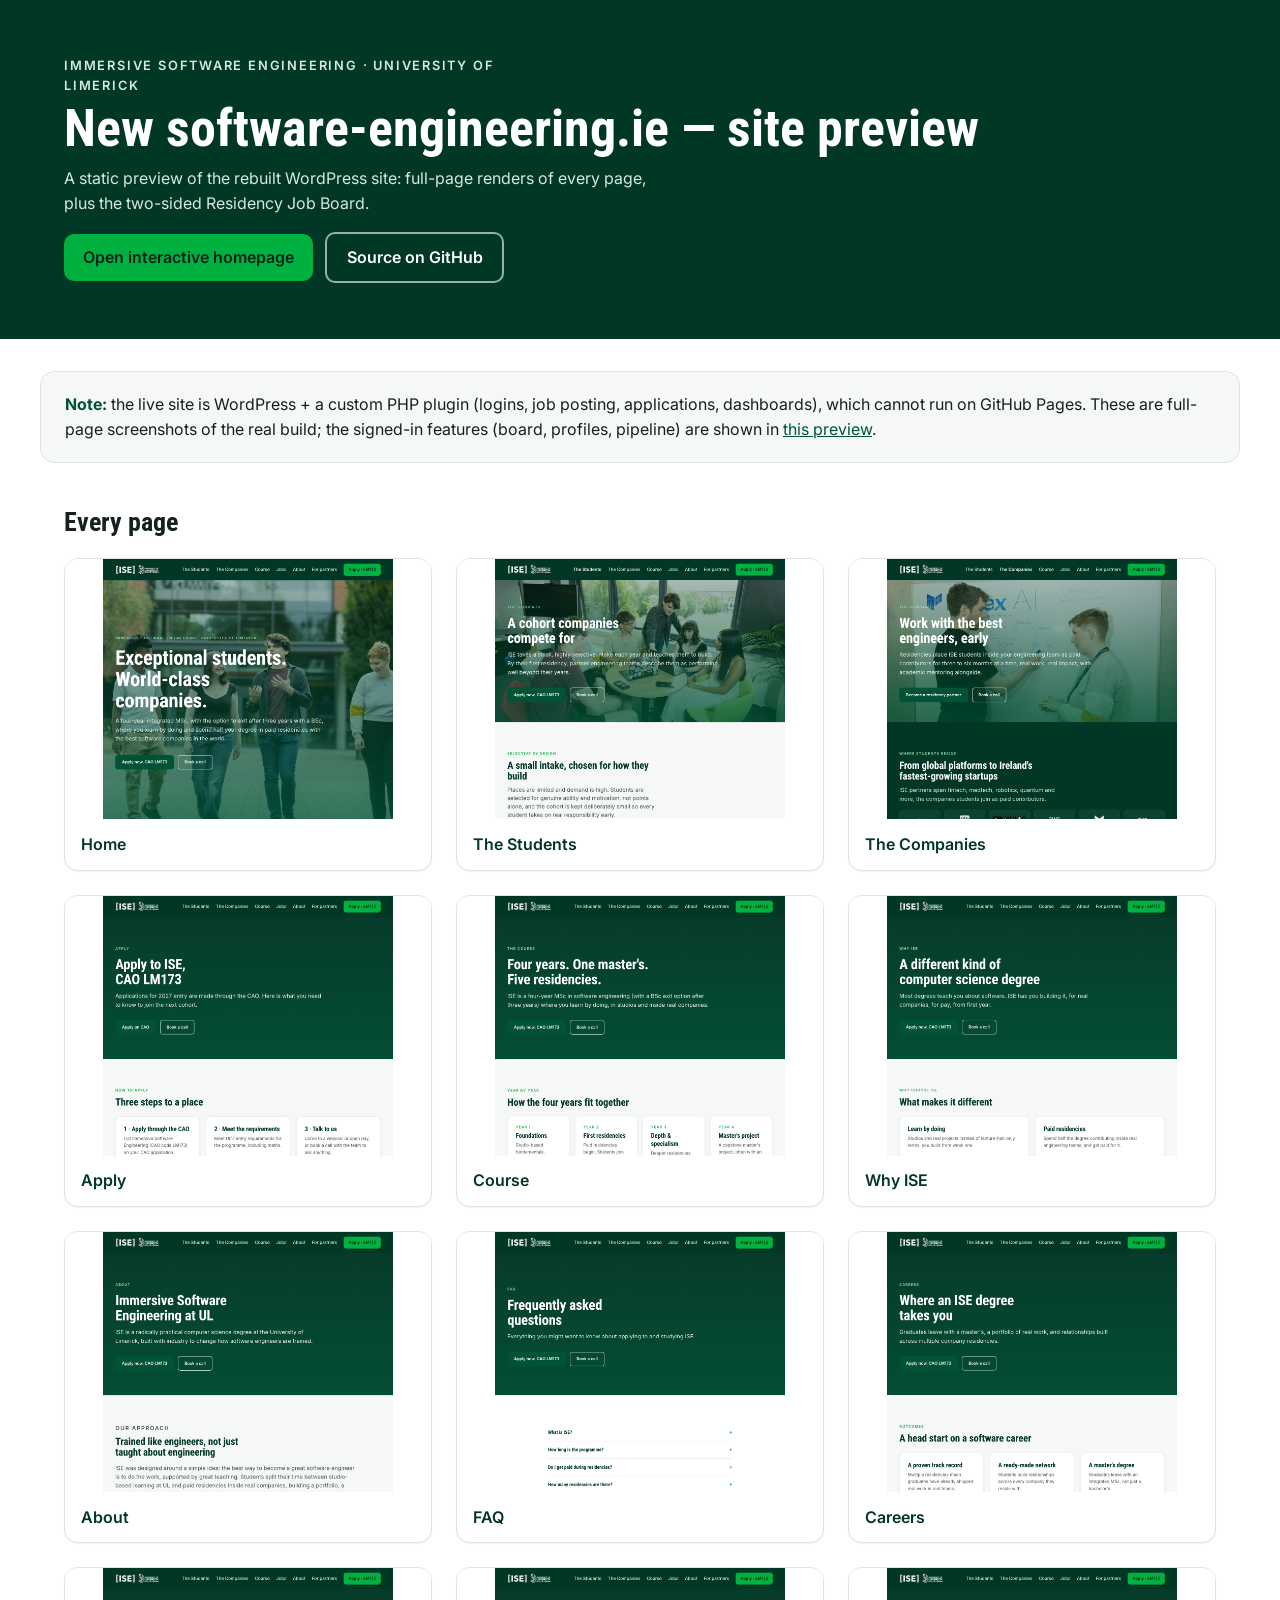
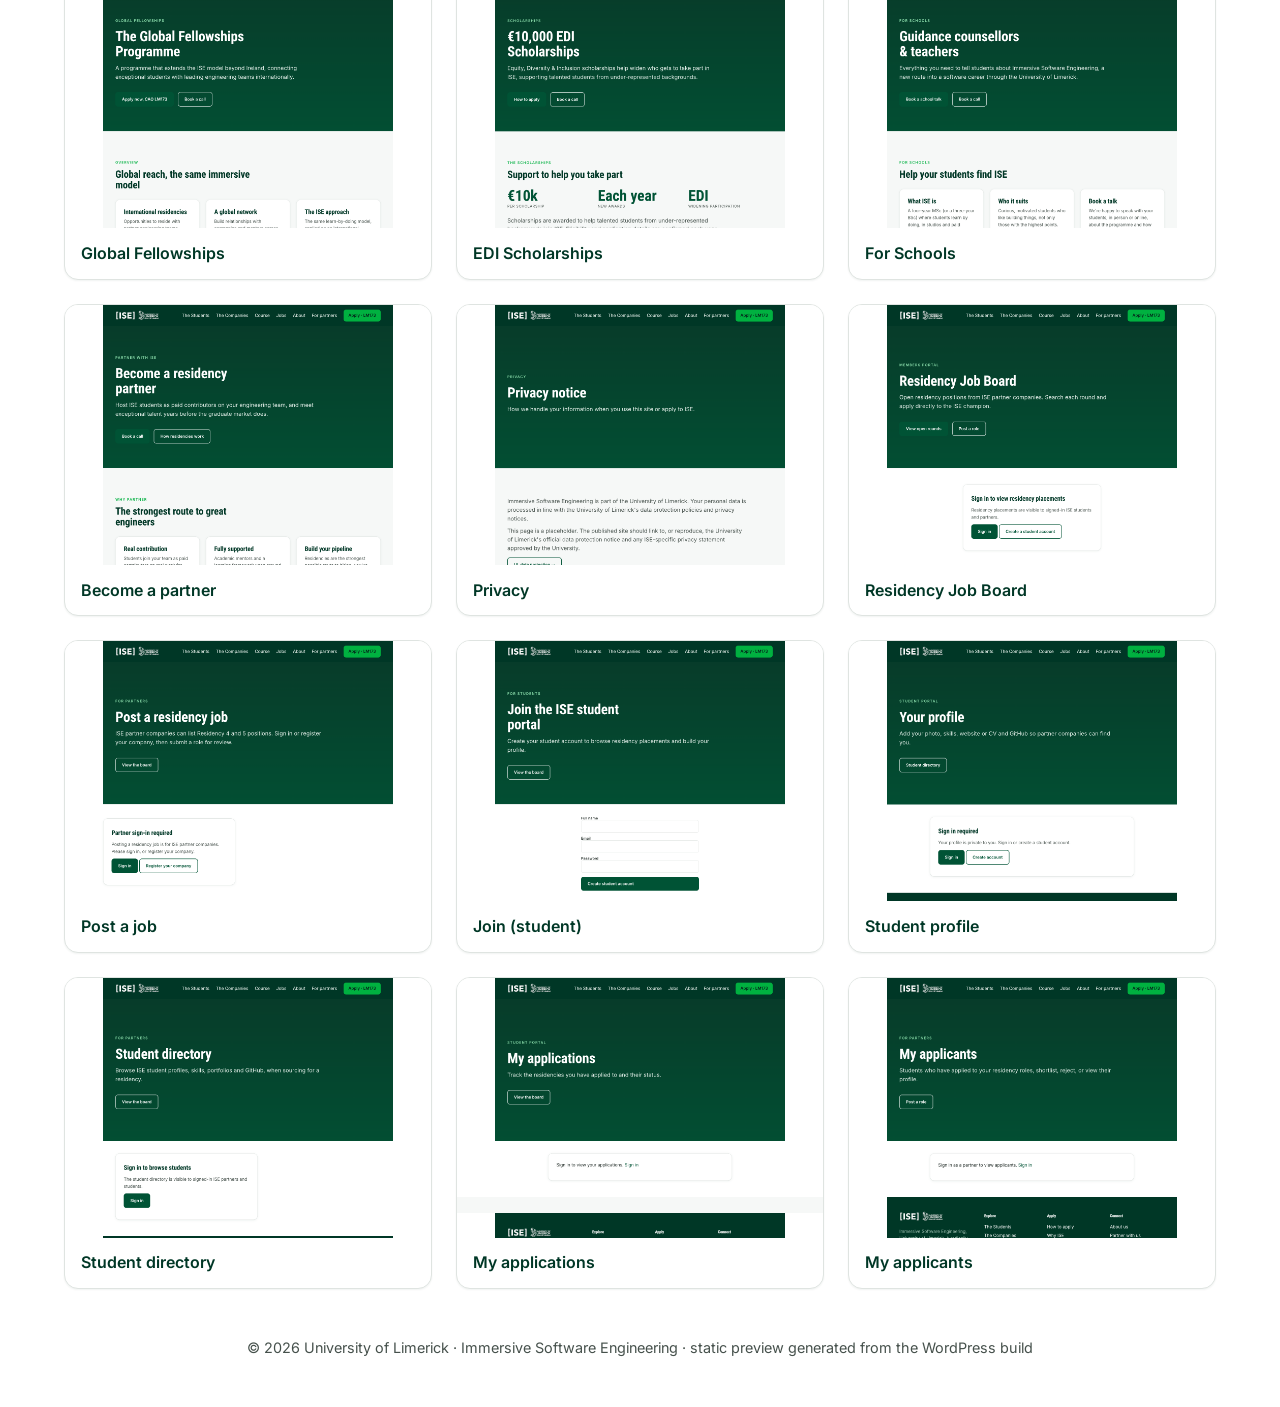
<file: index.html>
<!doctype html><html lang="en"><head><meta charset="utf-8"><meta name="viewport" content="width=device-width,initial-scale=1">
<title>Immersive Software Engineering — site preview</title>
<link rel="preconnect" href="https://fonts.googleapis.com"><link rel="preconnect" href="https://fonts.gstatic.com" crossorigin>
<link href="https://fonts.googleapis.com/css2?family=Inter:wght@400;500;600;700&family=Roboto+Condensed:wght@400;700&display=swap" rel="stylesheet">
<style>
:root{--green:#005335;--modern:#00B140;--heritage:#003726;--ink:#16211c;--ink70:#46514c;--line:#dfe4e1;--paper:#f6f8f7}
*{box-sizing:border-box}body{margin:0;font-family:Inter,system-ui,sans-serif;color:var(--ink);background:#fff;line-height:1.55}
.hero{background:var(--heritage);color:#fff;padding:3.5rem 1.5rem}
.wrap{max-width:1200px;margin:0 auto;padding:0 1.5rem}
.eyebrow{text-transform:uppercase;letter-spacing:.14em;font-weight:600;font-size:.8rem;color:#8fe3b0}
h1{font-family:'Roboto Condensed',sans-serif;font-size:clamp(2rem,5vw,3.25rem);margin:.4rem 0 .6rem;line-height:1.05}
.hero p{color:#d7e8df;max-width:60ch;margin:0}
.note{background:var(--paper);border:1px solid var(--line);border-radius:14px;padding:1.25rem 1.5rem;margin:2rem auto;max-width:1200px}
.note b{color:var(--green)}
.btn{display:inline-block;background:var(--modern);color:#04231a;font-weight:600;text-decoration:none;padding:.7rem 1.2rem;border-radius:10px;margin-top:1rem}
.btn.ghost{background:transparent;color:#fff;border:2px solid rgba(255,255,255,.6);margin-left:.5rem}
h2{font-family:'Roboto Condensed',sans-serif;font-size:1.6rem;margin:2.5rem 0 1rem}
.grid{display:grid;grid-template-columns:repeat(auto-fill,minmax(300px,1fr));gap:1.5rem}
.card{margin:0;border:1px solid var(--line);border-radius:14px;overflow:hidden;background:#fff;box-shadow:0 1px 2px rgba(3,55,38,.06)}
.card img{width:100%;height:260px;object-fit:cover;object-position:top;display:block;background:var(--paper)}
.card figcaption{padding:.8rem 1rem;font-weight:600;color:var(--heritage)}
footer{color:var(--ink70);font-size:.9rem;padding:3rem 1.5rem;text-align:center}
a{color:var(--green)}
</style></head><body>
<header class="hero"><div class="wrap">
<p class="eyebrow">Immersive Software Engineering · University of Limerick</p>
<h1>New software-engineering.ie — site preview</h1>
<p>A static preview of the rebuilt WordPress site: full-page renders of every page, plus the two-sided Residency Job Board.</p>
<a class="btn" href="home-preview.html">Open interactive homepage</a>
<a class="btn ghost" href="https://github.com/skinsella/software-engineering-ie" target="_blank" rel="noopener">Source on GitHub</a>
</div></header>
<div class="note wrap"><b>Note:</b> the live site is WordPress + a custom PHP plugin (logins, job posting, applications, dashboards), which cannot run on GitHub Pages. These are full-page screenshots of the real build; the signed-in features (board, profiles, pipeline) are shown in <a href="portal-preview.html">this preview</a>.</div>
<main class="wrap"><h2>Every page</h2><div class="grid">
<figure class="card"><a href="screenshots/01-home.png" target="_blank" rel="noopener"><img loading="lazy" src="screenshots/01-home.png" alt="Home"></a><figcaption>Home</figcaption></figure>
<figure class="card"><a href="screenshots/02-students.png" target="_blank" rel="noopener"><img loading="lazy" src="screenshots/02-students.png" alt="The Students"></a><figcaption>The Students</figcaption></figure>
<figure class="card"><a href="screenshots/03-companies.png" target="_blank" rel="noopener"><img loading="lazy" src="screenshots/03-companies.png" alt="The Companies"></a><figcaption>The Companies</figcaption></figure>
<figure class="card"><a href="screenshots/04-apply.png" target="_blank" rel="noopener"><img loading="lazy" src="screenshots/04-apply.png" alt="Apply"></a><figcaption>Apply</figcaption></figure>
<figure class="card"><a href="screenshots/05-course.png" target="_blank" rel="noopener"><img loading="lazy" src="screenshots/05-course.png" alt="Course"></a><figcaption>Course</figcaption></figure>
<figure class="card"><a href="screenshots/06-why-ise.png" target="_blank" rel="noopener"><img loading="lazy" src="screenshots/06-why-ise.png" alt="Why ISE"></a><figcaption>Why ISE</figcaption></figure>
<figure class="card"><a href="screenshots/07-about.png" target="_blank" rel="noopener"><img loading="lazy" src="screenshots/07-about.png" alt="About"></a><figcaption>About</figcaption></figure>
<figure class="card"><a href="screenshots/08-faq.png" target="_blank" rel="noopener"><img loading="lazy" src="screenshots/08-faq.png" alt="FAQ"></a><figcaption>FAQ</figcaption></figure>
<figure class="card"><a href="screenshots/09-careers.png" target="_blank" rel="noopener"><img loading="lazy" src="screenshots/09-careers.png" alt="Careers"></a><figcaption>Careers</figcaption></figure>
<figure class="card"><a href="screenshots/10-global-fellowships.png" target="_blank" rel="noopener"><img loading="lazy" src="screenshots/10-global-fellowships.png" alt="Global Fellowships"></a><figcaption>Global Fellowships</figcaption></figure>
<figure class="card"><a href="screenshots/11-edi-scholarships.png" target="_blank" rel="noopener"><img loading="lazy" src="screenshots/11-edi-scholarships.png" alt="EDI Scholarships"></a><figcaption>EDI Scholarships</figcaption></figure>
<figure class="card"><a href="screenshots/12-schools.png" target="_blank" rel="noopener"><img loading="lazy" src="screenshots/12-schools.png" alt="For Schools"></a><figcaption>For Schools</figcaption></figure>
<figure class="card"><a href="screenshots/13-become-a-partner.png" target="_blank" rel="noopener"><img loading="lazy" src="screenshots/13-become-a-partner.png" alt="Become a partner"></a><figcaption>Become a partner</figcaption></figure>
<figure class="card"><a href="screenshots/14-privacy.png" target="_blank" rel="noopener"><img loading="lazy" src="screenshots/14-privacy.png" alt="Privacy"></a><figcaption>Privacy</figcaption></figure>
<figure class="card"><a href="screenshots/15-jobs.png" target="_blank" rel="noopener"><img loading="lazy" src="screenshots/15-jobs.png" alt="Residency Job Board"></a><figcaption>Residency Job Board</figcaption></figure>
<figure class="card"><a href="screenshots/16-post-a-job.png" target="_blank" rel="noopener"><img loading="lazy" src="screenshots/16-post-a-job.png" alt="Post a job"></a><figcaption>Post a job</figcaption></figure>
<figure class="card"><a href="screenshots/17-join.png" target="_blank" rel="noopener"><img loading="lazy" src="screenshots/17-join.png" alt="Join (student)"></a><figcaption>Join (student)</figcaption></figure>
<figure class="card"><a href="screenshots/18-profile.png" target="_blank" rel="noopener"><img loading="lazy" src="screenshots/18-profile.png" alt="Student profile"></a><figcaption>Student profile</figcaption></figure>
<figure class="card"><a href="screenshots/19-students-directory.png" target="_blank" rel="noopener"><img loading="lazy" src="screenshots/19-students-directory.png" alt="Student directory"></a><figcaption>Student directory</figcaption></figure>
<figure class="card"><a href="screenshots/20-my-applications.png" target="_blank" rel="noopener"><img loading="lazy" src="screenshots/20-my-applications.png" alt="My applications"></a><figcaption>My applications</figcaption></figure>
<figure class="card"><a href="screenshots/21-my-applicants.png" target="_blank" rel="noopener"><img loading="lazy" src="screenshots/21-my-applicants.png" alt="My applicants"></a><figcaption>My applicants</figcaption></figure>
</div></main>
<footer>© 2026 University of Limerick · Immersive Software Engineering · static preview generated from the WordPress build</footer>
</body></html>
</file>
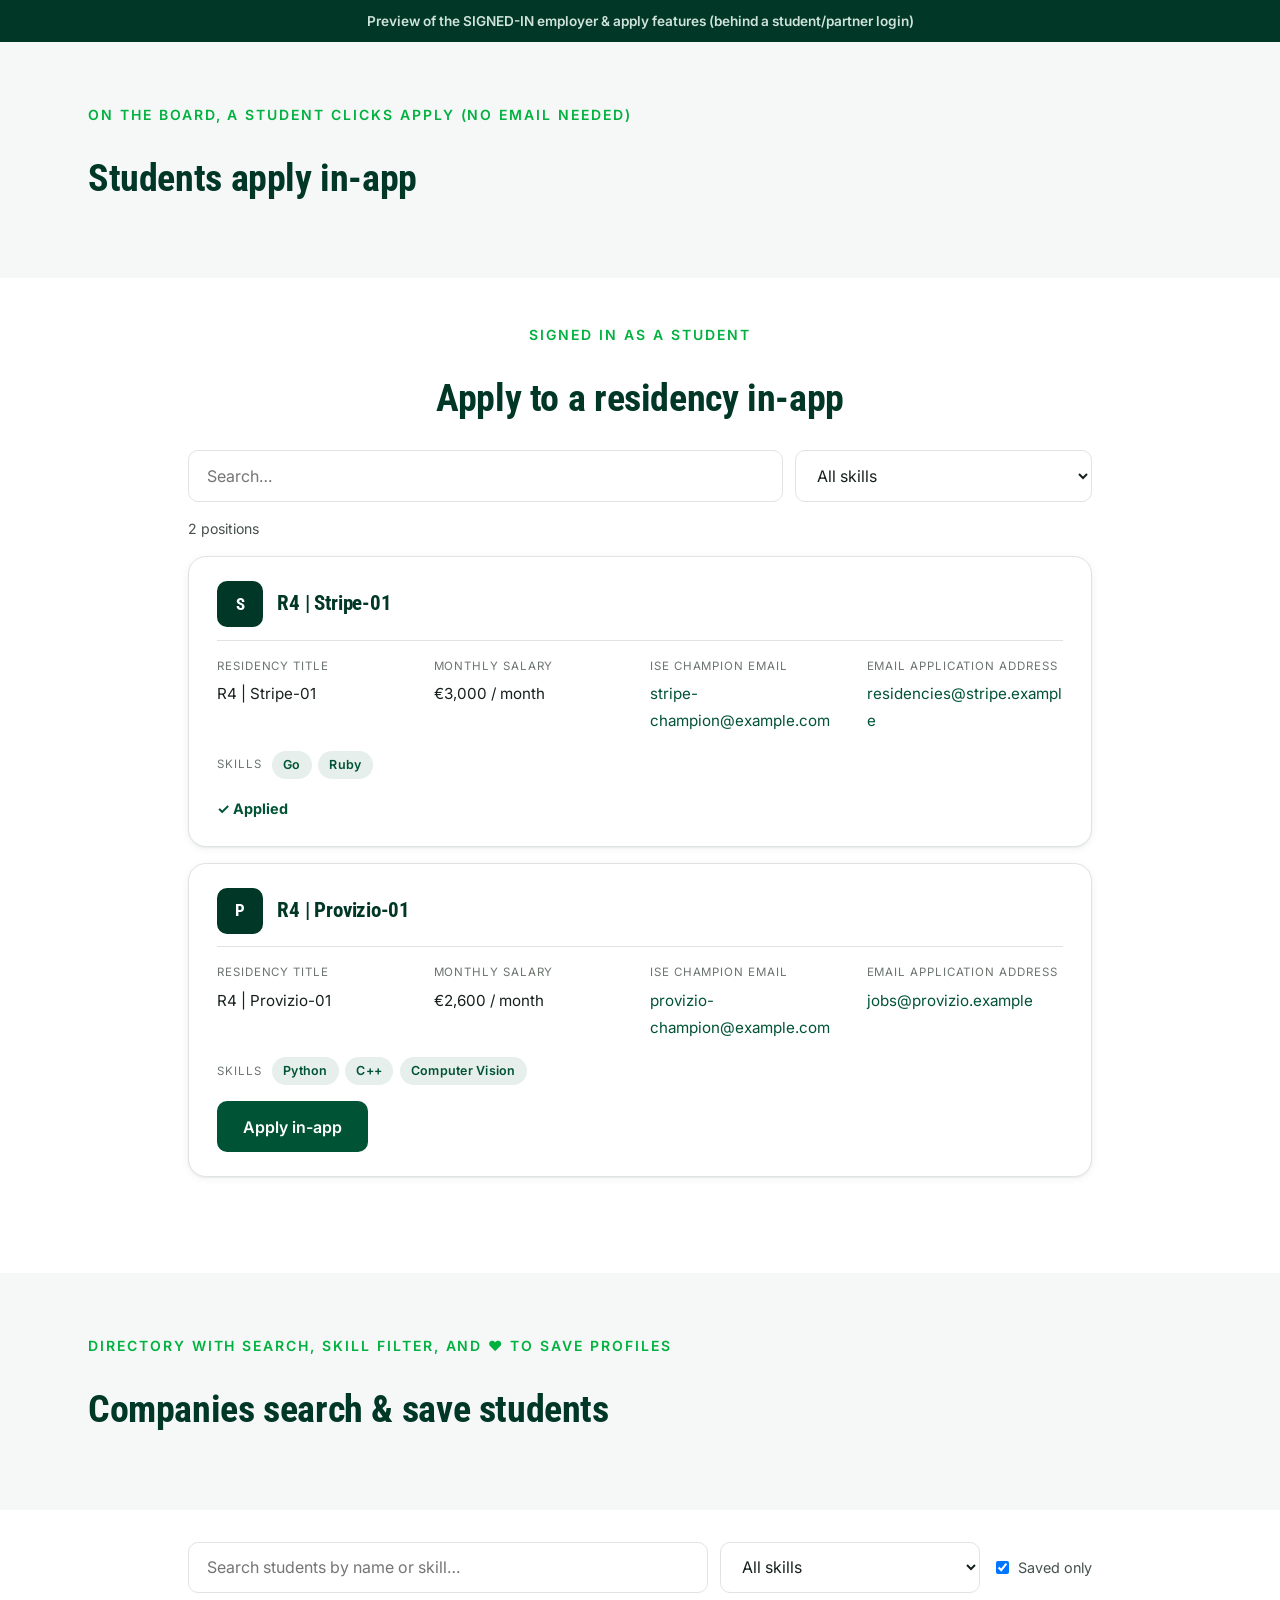
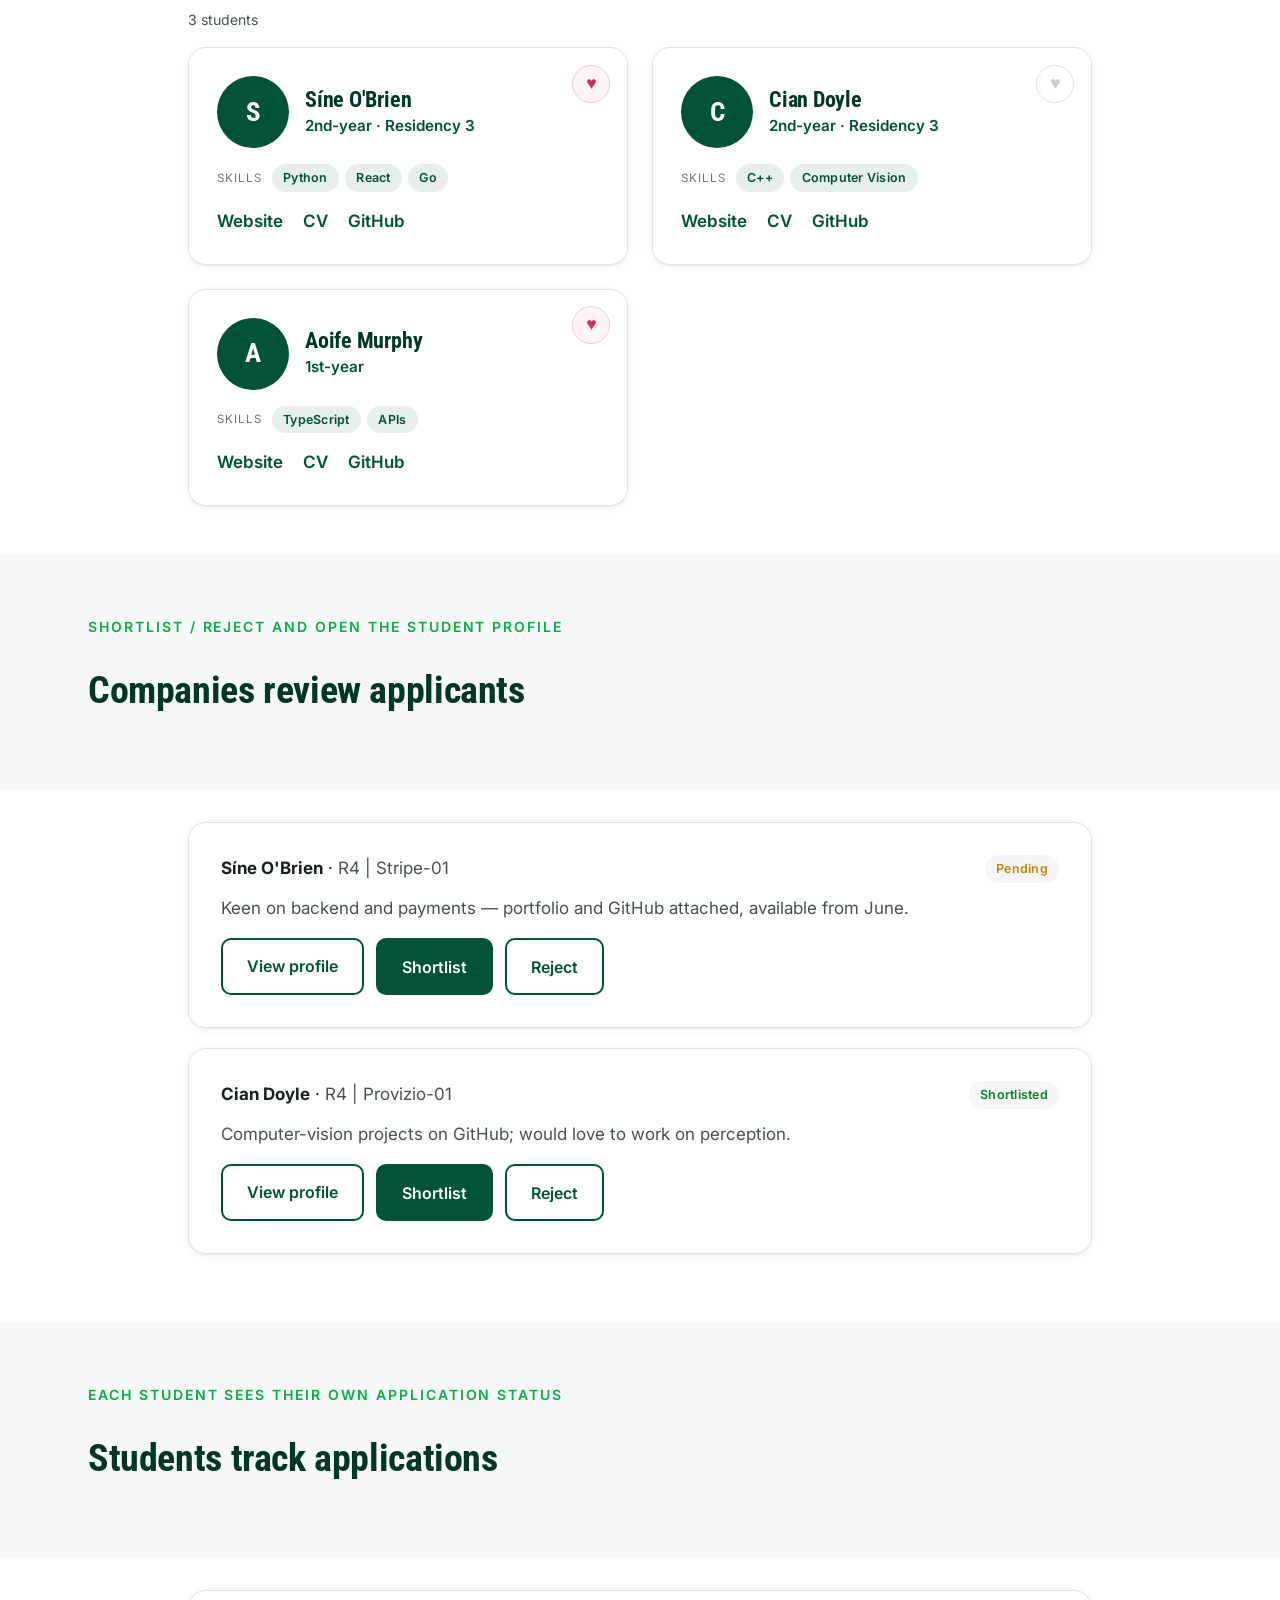
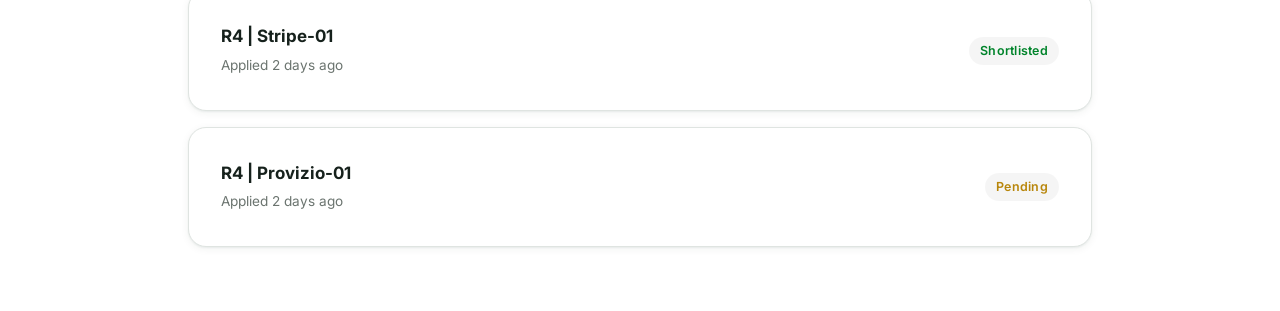
<file: portal-preview.html>
<!doctype html><html lang="en"><head><meta charset="utf-8"><meta name="viewport" content="width=device-width,initial-scale=1"><title>ISE portal — employer & apply</title>
<link rel="preconnect" href="https://fonts.googleapis.com"><link rel="preconnect" href="https://fonts.gstatic.com" crossorigin>
<link href="https://fonts.googleapis.com/css2?family=Inter:wght@400;500;600;700&family=Cormorant+Garamond&family=Roboto+Condensed:wght@400;700&display=swap" rel="stylesheet">
<style>/*
Theme Name: ISE — Hello Elementor Child
Theme URI: https://www.software-engineering.ie
Description: Brand-foundation child theme for Immersive Software Engineering (ISE), University of Limerick. Establishes UL-brand design tokens (colours, typography, spacing) and utility classes consumed by Elementor sections. Parent: Hello Elementor.
Author: ISE / University of Limerick
Template: hello-elementor
Version: 0.1.0
Text Domain: hello-elementor-child
*/

/* =============================================================
   UL BRAND DESIGN TOKENS
   Single CSS source of truth. Mirror these into Elementor
   Site Settings -> Global Colors / Global Fonts.
   Colours confirmed against UL brand guidelines:
     UL Green (core)      #005335   (verify vs #005844 on official kit)
     UL Modern Green      #00B140
     UL Heritage Green    #003726
   Fonts: Saol / Inter / Formula Condensed (brand);
   licence-clean fallbacks: Cormorant Garamond / Inter / Roboto Condensed.
   ============================================================= */
:root {
  /* --- Brand greens --- */
  --ul-green:            #005335;   /* core / primary */
  --ul-green-modern:     #00B140;   /* bright accent, sparing use */
  --ul-green-heritage:   #003726;   /* deep backgrounds, footer */
  --ul-green-050:        #e6efeb;   /* tint for section bands */
  --ul-green-100:        #cde0d8;

  /* --- Neutrals --- */
  --ink:                 #16211c;   /* near-black text, green-cast */
  --ink-70:              #46514c;
  --ink-50:              #6b746f;
  --line:                #dfe4e1;   /* hairline borders */
  --paper:               #ffffff;
  --paper-off:           #f6f8f7;   /* off-white section bg */

  /* --- Typography --- */
  --font-display: "Roboto Condensed", "Formula Condensed", "Arial Narrow", sans-serif; /* Spirit / display */
  --font-serif:   "Cormorant Garamond", "Saol", Georgia, "Times New Roman", serif;      /* Heritage / editorial */
  --font-sans:    "Inter", "Helvetica Neue", Arial, sans-serif;                          /* Modern / body + UI */

  --fs-hero:   clamp(2.75rem, 6vw, 5rem);
  --fs-h1:     clamp(2.25rem, 4.5vw, 3.5rem);
  --fs-h2:     clamp(1.75rem, 3vw, 2.5rem);
  --fs-h3:     clamp(1.25rem, 2vw, 1.6rem);
  --fs-lead:   clamp(1.125rem, 1.6vw, 1.375rem);
  --fs-body:   1.0625rem;
  --fs-small:  0.875rem;
  --lh-tight:  1.05;
  --lh-snug:   1.25;
  --lh-body:   1.6;

  /* --- Spacing / layout --- */
  --container:      1200px;
  --container-wide: 1440px;
  --gutter:         clamp(1rem, 4vw, 3rem);
  --section-y:      clamp(3.5rem, 8vw, 7rem);
  --space-1: .5rem; --space-2: 1rem; --space-3: 1.5rem; --space-4: 2rem;
  --space-5: 3rem; --space-6: 4rem;

  /* --- Form --- */
  --radius:    10px;
  --radius-lg: 18px;
  --shadow-sm: 0 1px 2px rgba(3,55,38,.06), 0 2px 8px rgba(3,55,38,.06);
  --shadow-md: 0 8px 30px rgba(3,55,38,.12);
  --focus:     0 0 0 3px rgba(0,177,64,.45);
  --transition: 200ms cubic-bezier(.2,.6,.2,1);
}

/* =============================================================
   BASE
   ============================================================= */
body {
  font-family: var(--font-sans);
  font-size: var(--fs-body);
  line-height: var(--lh-body);
  color: var(--ink);
  background: var(--paper);
  -webkit-font-smoothing: antialiased;
}
h1,h2,h3,h4,h5 { font-family: var(--font-display); font-weight: 700; line-height: var(--lh-tight); letter-spacing: -0.01em; color: var(--ul-green-heritage); text-transform: none; }
h1 { font-size: var(--fs-h1); }
h2 { font-size: var(--fs-h2); }
h3 { font-size: var(--fs-h3); line-height: var(--lh-snug); }
a { color: var(--ul-green); text-underline-offset: 3px; }
a:hover { color: var(--ul-green-modern); }
:focus-visible { outline: none; box-shadow: var(--focus); border-radius: 4px; }

/* =============================================================
   UTILITY CLASSES  (apply via Elementor "CSS Classes" field)
   ============================================================= */
.ise-container { max-width: var(--container); margin-inline: auto; padding-inline: var(--gutter); }
.ise-section   { padding-block: var(--section-y); }
.ise-band      { background: var(--paper-off); }
.ise-band--green    { background: var(--ul-green); color: #fff; }
.ise-band--heritage { background: var(--ul-green-heritage); color: #fff; }
.ise-band--green h1, .ise-band--green h2, .ise-band--green h3,
.ise-band--heritage h1, .ise-band--heritage h2, .ise-band--heritage h3 { color: #fff; }

/* Eyebrow / kicker label */
.ise-eyebrow {
  font-family: var(--font-sans);
  text-transform: uppercase;
  letter-spacing: .14em;
  font-weight: 600;
  font-size: var(--fs-small);
  color: var(--ul-green-modern);
}

/* Editorial serif accent for pull quotes / lead statements */
.ise-serif  { font-family: var(--font-serif); font-weight: 500; font-size: var(--fs-lead); line-height: 1.4; }
.ise-lead   { font-size: var(--fs-lead); color: var(--ink-70); line-height: 1.5; }

/* Buttons */
.ise-btn {
  display: inline-flex; align-items: center; gap: .5rem;
  font-family: var(--font-sans); font-weight: 600; font-size: 1rem;
  padding: .85rem 1.5rem; border-radius: var(--radius);
  text-decoration: none; transition: var(--transition); cursor: pointer;
  border: 2px solid transparent;
}
.ise-btn--primary { background: var(--ul-green); color: #fff; }
.ise-btn--primary:hover { background: var(--ul-green-modern); color: #052; transform: translateY(-1px); }
.ise-btn--ghost { background: transparent; color: var(--ul-green); border-color: var(--ul-green); }
.ise-btn--ghost:hover { background: var(--ul-green); color: #fff; }
.ise-btn--on-dark { background: #fff; color: var(--ul-green-heritage); }
.ise-btn--on-dark.ise-btn--ghost { background: transparent; color: #fff; border-color: rgba(255,255,255,.7); }

/* Hero overlay (place over full-bleed image) */
.ise-hero { position: relative; color: #fff; }
.ise-hero::before {
  content: ""; position: absolute; inset: 0;
  background: linear-gradient(180deg, rgba(3,55,38,.35) 0%, rgba(0,83,53,.78) 100%);
}
.ise-hero > * { position: relative; z-index: 1; }
.ise-hero h1 { color: #fff; font-size: var(--fs-hero); }

/* Stat block */
.ise-stat__num { font-family: var(--font-display); font-weight: 700; font-size: clamp(2.5rem,5vw,3.75rem); color: var(--ul-green); line-height: 1; }
.ise-stat__label { font-size: var(--fs-small); color: var(--ink-70); text-transform: uppercase; letter-spacing: .08em; }

/* Partner logo wall */
.ise-logo-wall { display: grid; grid-template-columns: repeat(auto-fit, minmax(140px,1fr)); gap: clamp(1rem,3vw,2.5rem); align-items: center; }
.ise-logo-wall img { max-height: 46px; width: auto; margin-inline: auto; filter: grayscale(1); opacity: .7; transition: var(--transition); }
.ise-logo-wall img:hover { filter: none; opacity: 1; }

/* Card */
.ise-card { background: #fff; border: 1px solid var(--line); border-radius: var(--radius-lg); box-shadow: var(--shadow-sm); padding: var(--space-4); transition: var(--transition); }
.ise-card:hover { box-shadow: var(--shadow-md); transform: translateY(-2px); }

/* Rounded media */
.ise-media-round img { border-radius: var(--radius-lg); }

/* Footer (heritage green) */
.ise-footer { background: var(--ul-green-heritage); color: #cfe3da; }
.ise-footer a { color: #fff; }
.ise-footer a:hover { color: var(--ul-green-modern); }

/* --- Brand header/footer with the official white ISE·UL lockup on dark green --- */
.ise-nav { background: var(--ul-green-heritage); }
.ise-nav a { color: #eaf3ee; }
.ise-nav a:hover { color: #fff; }
.ise-logo-wall.ise-logo-wall--mono img { filter: none; opacity: .85; max-height: 52px; }
.ise-logo-wall.ise-logo-wall--mono img:hover { opacity: 1; }

/* --- Partner logo wall: uniform white silhouettes on dark green, in chips --- */
.ise-logo-wall.ise-logo-wall--mono { grid-template-columns: repeat(auto-fit, minmax(150px, 1fr)); }
.ise-logo-cell {
  display: flex; align-items: center; justify-content: center;
  padding: 1.1rem 1rem; min-height: 84px;
  background: rgba(255,255,255,.05);
  border: 1px solid rgba(255,255,255,.12);
  border-radius: 12px;
}
.ise-logo-cell img {
  max-height: 40px; width: auto;
  filter: brightness(0) invert(1);   /* normalise any logo colour to clean white */
  opacity: .82; transition: opacity var(--transition);
}
.ise-logo-cell:hover img { opacity: 1; }

/* --- FAQ accordion --- */
.ise-faq details { border-bottom: 1px solid var(--line); padding: 1.15rem 0; }
.ise-faq summary { cursor: pointer; font-family: var(--font-display); font-weight: 700; font-size: 1.2rem; color: var(--ul-green-heritage); list-style: none; display: flex; justify-content: space-between; gap: 1rem; }
.ise-faq summary::-webkit-details-marker { display: none; }
.ise-faq summary::after { content: "+"; color: var(--ul-green-modern); font-weight: 700; }
.ise-faq details[open] summary::after { content: "\2013"; }
.ise-faq details > p { margin: .75rem 0 0; color: var(--ink-70); max-width: 72ch; }

/* --- Simple two-column prose block --- */
.ise-prose p { max-width: 68ch; color: var(--ink-70); font-size: var(--fs-lead); line-height: 1.55; }

/* --- Photography: split image + text --- */
.ise-split { display: grid; grid-template-columns: 1fr 1fr; align-items: stretch; }
.ise-split img { width: 100%; height: 100%; object-fit: cover; min-height: 360px; display: block; }
.ise-split__text { padding: clamp(2rem, 5vw, 4.5rem); align-self: center; max-width: 640px; }
@media (max-width: 820px){ .ise-split, .ise-split--rev { grid-template-columns: 1fr; } .ise-split--rev > img { order: -1; } .ise-split img { min-height: 260px; } }

/* --- Photography: portrait "meet the cohort" cards --- */
.ise-pcards { display: grid; grid-template-columns: repeat(3, 1fr); gap: 1.5rem; }
.ise-pcard { background: #fff; border: 1px solid var(--line); border-radius: var(--radius-lg); overflow: hidden; box-shadow: var(--shadow-sm); }
.ise-pcard img { width: 100%; height: 300px; object-fit: cover; object-position: top center; display: block; }
.ise-pcard__c { padding: 1.1rem 1.25rem; }
.ise-pcard__c h3 { margin: 0 0 .2rem; font-size: 1.15rem; }
.ise-pcard__c p { margin: 0; color: var(--ink-70); font-size: .95rem; }
@media (max-width: 820px){ .ise-pcards { grid-template-columns: 1fr; } }

/* --- Audience chooser: student flow vs partner flow --- */
.ise-paths { display: grid; grid-template-columns: 1fr 1fr; gap: 1.5rem; }
.ise-path { border-radius: var(--radius-lg); padding: clamp(1.75rem, 3vw, 2.5rem); border: 1px solid var(--line); background: #fff; display: flex; flex-direction: column; box-shadow: var(--shadow-sm); }
.ise-path h3 { font-size: 1.6rem; margin: .25rem 0 .5rem; }
.ise-path p { color: var(--ink-70); margin: 0 0 1.25rem; max-width: 44ch; }
.ise-path .row { margin-top: auto; display: flex; align-items: center; gap: 1.1rem; flex-wrap: wrap; }
.ise-path--dark { background: var(--ul-green-heritage); border-color: transparent; color: #fff; }
.ise-path--dark h3 { color: #fff; }
.ise-path--dark p { color: #d7e8df; }
.ise-path--dark .ise-eyebrow { color: #8fe3b0; }
@media (max-width: 820px){ .ise-paths { grid-template-columns: 1fr; } }

/* --- Student testimonials --- */
.ise-tcards { display: grid; grid-template-columns: repeat(3, 1fr); gap: 1.5rem; }
.ise-tcard { background: #fff; border: 1px solid var(--line); border-radius: var(--radius-lg); padding: 1.75rem; box-shadow: var(--shadow-sm); display: flex; flex-direction: column; gap: 1.1rem; }
.ise-tcard__quote { font-family: var(--font-serif); font-size: 1.22rem; line-height: 1.4; color: var(--ul-green-heritage); margin: 0; }
.ise-tcard__quote::before { content: "\201C"; color: var(--ul-green-modern); font-weight: 700; margin-right: .05em; }
.ise-tcard__who { display: flex; align-items: center; gap: .85rem; margin-top: auto; }
.ise-tcard__who img { width: 54px; height: 54px; border-radius: 50%; object-fit: cover; object-position: top center; flex: none; }
.ise-tcard__name { font-weight: 700; font-family: var(--font-sans); color: var(--ink); line-height: 1.2; }
.ise-tcard__proj { font-size: .85rem; color: var(--ink-70); }
@media (max-width: 820px){ .ise-tcards { grid-template-columns: 1fr; } }

/* =============================================================
   JOBS BOARD
   ============================================================= */
.jb-toolbar { display: grid; grid-template-columns: 2fr 1fr 1fr 1fr; gap: .75rem; margin-bottom: 1.25rem; }
.jb-toolbar input, .jb-toolbar select {
  font-family: var(--font-sans); font-size: 1rem; padding: .8rem 1rem;
  border: 1px solid var(--line); border-radius: var(--radius); background: #fff; color: var(--ink); width: 100%;
}
.jb-toolbar input:focus, .jb-toolbar select:focus { outline: none; box-shadow: var(--focus); border-color: var(--ul-green); }
.jb-count { color: var(--ink-70); font-size: .9rem; margin-bottom: 1rem; }
.jb-grid { display: grid; grid-template-columns: repeat(auto-fill, minmax(320px, 1fr)); gap: 1.25rem; }
.jb-card { background: #fff; border: 1px solid var(--line); border-radius: var(--radius-lg); padding: 1.5rem; box-shadow: var(--shadow-sm); display: flex; flex-direction: column; gap: .85rem; transition: var(--transition); cursor: pointer; }
.jb-card:hover { box-shadow: var(--shadow-md); transform: translateY(-2px); }
.jb-card__top { display: flex; align-items: center; gap: .9rem; }
.jb-logo { width: 48px; height: 48px; border-radius: 12px; background: var(--ul-green-heritage); display: flex; align-items: center; justify-content: center; flex: none; }
.jb-logo img { max-width: 30px; max-height: 26px; filter: brightness(0) invert(1); }
.jb-title { font-family: var(--font-display); font-weight: 700; font-size: 1.2rem; color: var(--ul-green-heritage); margin: 0; line-height: 1.15; }
.jb-company { font-size: .9rem; color: var(--ink-70); margin-top: .15rem; }
.jb-summary { margin: 0; color: var(--ink-70); font-size: .95rem; line-height: 1.5; }
.jb-tags { display: flex; flex-wrap: wrap; gap: .4rem; }
.jb-tag { font-size: .78rem; font-weight: 600; letter-spacing: .02em; color: var(--ul-green); background: var(--ul-green-050); border-radius: 999px; padding: .25rem .7rem; }
.jb-card__foot { display: flex; align-items: center; justify-content: space-between; margin-top: auto; padding-top: .4rem; }
.jb-posted { font-size: .82rem; color: var(--ink-50); }
.jb-view { font-family: var(--font-sans); font-weight: 600; color: var(--ul-green); background: none; border: 0; cursor: pointer; font-size: .95rem; }
.jb-empty { text-align: center; color: var(--ink-70); padding: 3rem 1rem; font-size: 1.05rem; }

/* modal */
.jb-modal { position: fixed; inset: 0; z-index: 999; display: flex; align-items: flex-start; justify-content: center; padding: 5vh 1rem; background: rgba(3,55,38,.55); overflow-y: auto; }
.jb-modal[hidden] { display: none; }
.jb-modal__box { background: #fff; border-radius: var(--radius-lg); max-width: 640px; width: 100%; padding: clamp(1.5rem, 4vw, 2.5rem); position: relative; box-shadow: var(--shadow-md); }
.jb-modal__close { position: absolute; top: 1rem; right: 1rem; width: 38px; height: 38px; border-radius: 50%; border: 1px solid var(--line); background: #fff; font-size: 1.3rem; line-height: 1; cursor: pointer; color: var(--ink-70); }
.jb-modal__close:hover { background: var(--paper-off); }
.jb-modal h3 { font-size: 1.7rem; margin: .25rem 0 .3rem; }
.jb-modal .jb-company { font-size: 1rem; }
.jb-modal__meta { display: flex; flex-wrap: wrap; gap: .5rem; margin: 1rem 0; }
.jb-modal__desc { color: var(--ink-70); line-height: 1.65; }
.jb-modal__desc ul { padding-left: 1.1rem; }
.jb-modal__apply { margin-top: 1.5rem; }
@media (max-width: 820px){ .jb-toolbar { grid-template-columns: 1fr 1fr; } .jb-toolbar input { grid-column: 1 / -1; } }

/* =============================================================
   RESIDENCY JOB BOARD (mirrors the ISE Softr board structure)
   ============================================================= */
.rb-rounds { display: grid; grid-template-columns: repeat(3, 1fr); gap: .75rem; max-width: 860px; }
.rb-round-btn { display: block; text-align: center; padding: .9rem 1rem; border-radius: var(--radius); font-weight: 600; font-family: var(--font-sans); text-decoration: none; font-size: .98rem; }
.rb-round-btn--closed { background: rgba(255,255,255,.12); color: #a9c9bb; cursor: default; }
.rb-round-btn--post { background: var(--ul-green-modern); color: #04231a; }
.rb-round-btn--post:hover { filter: brightness(1.05); }
@media (max-width: 700px){ .rb-rounds { grid-template-columns: 1fr 1fr; } }

.rb-round { margin-bottom: 3rem; }
.rb-round__head { text-align: center; margin-bottom: 1.25rem; }
.rb-search { width: 100%; font-family: var(--font-sans); font-size: 1rem; padding: .85rem 1.1rem; border: 1px solid var(--line); border-radius: var(--radius); background: #fff; color: var(--ink); margin-bottom: 1rem; }
.rb-search:focus { outline: none; box-shadow: var(--focus); border-color: var(--ul-green); }
.rb-count { color: var(--ink-70); font-size: .88rem; margin-bottom: 1rem; }
.rb-pos { background: #fff; border: 1px solid var(--line); border-radius: var(--radius-lg); padding: 1.5rem 1.75rem; box-shadow: var(--shadow-sm); margin-bottom: 1rem; }
.rb-pos__title { font-family: var(--font-display); font-weight: 700; font-size: 1.3rem; color: var(--ul-green-heritage); margin: 0 0 1rem; padding-bottom: .8rem; border-bottom: 1px solid var(--line); }
.rb-pos__grid { display: grid; grid-template-columns: repeat(4, 1fr); gap: 1.25rem; }
.rb-label { display: block; font-size: .72rem; text-transform: uppercase; letter-spacing: .08em; color: var(--ink-50); margin-bottom: .3rem; }
.rb-val { color: var(--ink); font-size: .95rem; word-break: break-word; }
.rb-val a { color: var(--ul-green); }
.rb-empty { color: var(--ink-70); padding: 1.5rem 0; }
@media (max-width: 820px){ .rb-pos__grid { grid-template-columns: 1fr 1fr; } }
@media (max-width: 520px){ .rb-pos__grid { grid-template-columns: 1fr; } }

/* Residency board: company logo tile in position cards */
.rb-pos__head { display: flex; align-items: center; gap: .9rem; margin-bottom: 1rem; padding-bottom: .8rem; border-bottom: 1px solid var(--line); }
.rb-pos__head .rb-pos__title { margin: 0; padding: 0; border: 0; }
.rb-logo { width: 46px; height: 46px; border-radius: 10px; background: var(--ul-green-heritage); display: flex; align-items: center; justify-content: center; flex: none; }
.rb-logo img { max-width: 28px; max-height: 24px; filter: brightness(0) invert(1); }

/* Residency board: search + skill filter tools, skills row */
.rb-tools { display: grid; grid-template-columns: 2fr 1fr; gap: .75rem; margin-bottom: 1rem; }
.rb-tools .rb-search { margin-bottom: 0; }
.rb-skill-filter { font-family: var(--font-sans); font-size: 1rem; padding: .85rem 1.1rem; border: 1px solid var(--line); border-radius: var(--radius); background: #fff; color: var(--ink); }
.rb-skill-filter:focus { outline: none; box-shadow: var(--focus); border-color: var(--ul-green); }
.rb-skills { margin-top: 1rem; display: flex; flex-wrap: wrap; gap: .4rem; align-items: center; }
.rb-skills__label { font-size: .72rem; text-transform: uppercase; letter-spacing: .08em; color: var(--ink-50); margin-right: .25rem; }
@media (max-width: 600px){ .rb-tools { grid-template-columns: 1fr; } }

/* Student profiles + directory */
.sp-grid { display: grid; grid-template-columns: 1fr 1fr; gap: 2rem; align-items: start; }
@media (max-width: 820px){ .sp-grid { grid-template-columns: 1fr; } }
.sp-card { background: #fff; border: 1px solid var(--line); border-radius: var(--radius-lg); box-shadow: var(--shadow-sm); padding: 1.75rem; }
.sp-card__head { display: flex; align-items: center; gap: 1rem; margin-bottom: 1rem; }
.sp-photo { width: 72px; height: 72px; border-radius: 50%; object-fit: cover; object-position: top center; flex: none; }
.sp-photo--initials { display: flex; align-items: center; justify-content: center; background: var(--ul-green); color: #fff; font-family: var(--font-display); font-weight: 700; font-size: 1.7rem; }
.sp-name { margin: 0; font-size: 1.35rem; }
.sp-headline { color: var(--ul-green); font-weight: 600; font-size: .95rem; }
.sp-bio { color: var(--ink-70); line-height: 1.55; }
.sp-skills { display: flex; flex-wrap: wrap; gap: .4rem; align-items: center; margin: 1rem 0 0; }
.sp-links { display: flex; gap: 1.25rem; margin-top: 1rem; }
.sp-links a { font-weight: 600; color: var(--ul-green); }
.sp-directory { display: grid; grid-template-columns: repeat(auto-fill, minmax(300px, 1fr)); gap: 1.5rem; }
.ise-form label { font-weight: 600; font-size: .9rem; color: var(--ink); }

/* In-app apply + favourites + applications */
.rb-apply-row { margin-top: 1rem; }
.rb-applied { color: var(--ul-green); font-weight: 700; font-size: .9rem; }
.sp-dir-item { position: relative; }
.sp-fav { position: absolute; top: 1.1rem; right: 1.1rem; z-index: 2; width: 38px; height: 38px; border-radius: 50%; border: 1px solid var(--line); background: #fff; color: #c9ccca; font-size: 1.1rem; line-height: 1; cursor: pointer; transition: var(--transition); }
.sp-fav:hover { color: #e0245e; }
.sp-fav.is-fav { color: #e0245e; border-color: #f2c9d5; background: #fff5f8; }
.sp-savedonly { display: flex; align-items: center; gap: .4rem; white-space: nowrap; font-size: .9rem; color: var(--ink-70); }
.sp-count { color: var(--ink-70); font-size: .88rem; margin-bottom: 1rem; }

*{box-sizing:border-box}body{margin:0;background:#fff}
.pw-note{background:var(--ul-green-heritage);color:#cfe3da;padding:.8rem 1rem;text-align:center;font:600 .85rem var(--font-sans)}</style></head><body>
<div class="pw-note">Preview of the SIGNED-IN employer & apply features (behind a student/partner login)</div>
<div class="ise-band" style="padding-block:3rem;"><div class="ise-container"><p class="ise-eyebrow">On the board, a student clicks Apply (no email needed)</p><h2>Students apply in-app</h2></div></div><div class="ise-container" style="padding-block:2rem 3rem;max-width:1000px;"><div class="rb-round"><div class="rb-round__head"><p class="ise-eyebrow">Signed in as a student</p><h2>Apply to a residency in-app</h2></div>
  <div class="rb-tools"><input class="rb-search" placeholder="Search…"><select class="rb-skill-filter"><option>All skills</option></select></div>
  <div class="rb-count">2 positions</div>
  <div class="rb-pos"><div class="rb-pos__head"><span class="rb-logo" style="font-family:var(--font-display);font-weight:700;color:#fff;">S</span><h3 class="rb-pos__title">R4 | Stripe-01</h3></div>
      <div class="rb-pos__grid">
        <div><span class="rb-label">Residency Title</span><span class="rb-val">R4 | Stripe-01</span></div>
        <div><span class="rb-label">Monthly Salary</span><span class="rb-val">€3,000 / month</span></div>
        <div><span class="rb-label">ISE Champion Email</span><span class="rb-val"><a>stripe-champion@example.com</a></span></div>
        <div><span class="rb-label">Email Application Address</span><span class="rb-val"><a>residencies@stripe.example</a></span></div>
      </div><div class="rb-skills"><span class="rb-skills__label">Skills</span><span class="jb-tag">Go</span><span class="jb-tag">Ruby</span></div><div class="rb-apply-row"><span class="rb-applied">&#10003; Applied</span></div></div>
  <div class="rb-pos"><div class="rb-pos__head"><span class="rb-logo" style="font-family:var(--font-display);font-weight:700;color:#fff;">P</span><h3 class="rb-pos__title">R4 | Provizio-01</h3></div>
      <div class="rb-pos__grid">
        <div><span class="rb-label">Residency Title</span><span class="rb-val">R4 | Provizio-01</span></div>
        <div><span class="rb-label">Monthly Salary</span><span class="rb-val">€2,600 / month</span></div>
        <div><span class="rb-label">ISE Champion Email</span><span class="rb-val"><a>provizio-champion@example.com</a></span></div>
        <div><span class="rb-label">Email Application Address</span><span class="rb-val"><a>jobs@provizio.example</a></span></div>
      </div><div class="rb-skills"><span class="rb-skills__label">Skills</span><span class="jb-tag">Python</span><span class="jb-tag">C++</span><span class="jb-tag">Computer Vision</span></div><div class="rb-apply-row"><button class="ise-btn ise-btn--primary">Apply in-app</button></div></div></div></div>
<div class="ise-band" style="padding-block:3rem;"><div class="ise-container"><p class="ise-eyebrow">Directory with search, skill filter, and ♥ to save profiles</p><h2>Companies search & save students</h2></div></div><div class="ise-container" style="padding-block:2rem 3rem;max-width:1000px;"><div class="rb-tools" style="grid-template-columns:2fr 1fr auto;"><input class="rb-search" placeholder="Search students by name or skill…"><select class="rb-skill-filter"><option>All skills</option></select><label class="sp-savedonly"><input type="checkbox" checked> Saved only</label></div>
  <div class="sp-count">3 students</div>
  <div class="sp-directory"><div class="sp-dir-item"><button class="sp-fav is-fav">&#9829;</button><div class="sp-card"><div class="sp-card__head"><span class="sp-photo sp-photo--initials">S</span>
      <div><h3 class="sp-name">Síne O'Brien</h3><div class="sp-headline">2nd-year · Residency 3</div></div></div>
      <div class="sp-skills"><span class="rb-skills__label">Skills</span><span class="jb-tag">Python</span><span class="jb-tag">React</span><span class="jb-tag">Go</span></div>
      <div class="sp-links"><a>Website</a><a>CV</a><a>GitHub</a></div></div></div><div class="sp-dir-item"><button class="sp-fav">&#9829;</button><div class="sp-card"><div class="sp-card__head"><span class="sp-photo sp-photo--initials">C</span>
      <div><h3 class="sp-name">Cian Doyle</h3><div class="sp-headline">2nd-year · Residency 3</div></div></div>
      <div class="sp-skills"><span class="rb-skills__label">Skills</span><span class="jb-tag">C++</span><span class="jb-tag">Computer Vision</span></div>
      <div class="sp-links"><a>Website</a><a>CV</a><a>GitHub</a></div></div></div><div class="sp-dir-item"><button class="sp-fav is-fav">&#9829;</button><div class="sp-card"><div class="sp-card__head"><span class="sp-photo sp-photo--initials">A</span>
      <div><h3 class="sp-name">Aoife Murphy</h3><div class="sp-headline">1st-year</div></div></div>
      <div class="sp-skills"><span class="rb-skills__label">Skills</span><span class="jb-tag">TypeScript</span><span class="jb-tag">APIs</span></div>
      <div class="sp-links"><a>Website</a><a>CV</a><a>GitHub</a></div></div></div></div></div>
<div class="ise-band" style="padding-block:3rem;"><div class="ise-container"><p class="ise-eyebrow">Shortlist / reject and open the student profile</p><h2>Companies review applicants</h2></div></div><div class="ise-container" style="padding-block:2rem 3rem;max-width:1000px;"><div class="ise-card" style="margin-bottom:1.25rem;"><div style="display:flex;justify-content:space-between;gap:1rem;align-items:center;"><div><strong>Síne O'Brien</strong> · <span style="color:var(--ink-70);">R4 | Stripe-01</span></div><span class="jb-tag" style="color:#b8860b;background:rgba(0,0,0,.04);">Pending</span></div>
      <p style="color:var(--ink-70);margin:.75rem 0 0;">Keen on backend and payments — portfolio and GitHub attached, available from June.</p>
      <div style="margin-top:1rem;display:flex;gap:.75rem;flex-wrap:wrap;"><a class="ise-btn ise-btn--ghost">View profile</a><button class="ise-btn ise-btn--primary">Shortlist</button><button class="ise-btn ise-btn--ghost">Reject</button></div></div><div class="ise-card" style="margin-bottom:1.25rem;"><div style="display:flex;justify-content:space-between;gap:1rem;align-items:center;"><div><strong>Cian Doyle</strong> · <span style="color:var(--ink-70);">R4 | Provizio-01</span></div><span class="jb-tag" style="color:#00842b;background:rgba(0,0,0,.04);">Shortlisted</span></div>
      <p style="color:var(--ink-70);margin:.75rem 0 0;">Computer-vision projects on GitHub; would love to work on perception.</p>
      <div style="margin-top:1rem;display:flex;gap:.75rem;flex-wrap:wrap;"><a class="ise-btn ise-btn--ghost">View profile</a><button class="ise-btn ise-btn--primary">Shortlist</button><button class="ise-btn ise-btn--ghost">Reject</button></div></div></div>
<div class="ise-band" style="padding-block:3rem;"><div class="ise-container"><p class="ise-eyebrow">Each student sees their own application status</p><h2>Students track applications</h2></div></div><div class="ise-container" style="padding-block:2rem 3rem;max-width:1000px;"><div class="ise-card" style="margin-bottom:1rem;display:flex;justify-content:space-between;align-items:center;gap:1rem;"><div><strong>R4 | Stripe-01</strong><br><span style="color:var(--ink-50);font-size:.85rem;">Applied 2 days ago</span></div><span class="jb-tag" style="color:#00842b;background:rgba(0,0,0,.04);">Shortlisted</span></div><div class="ise-card" style="margin-bottom:1rem;display:flex;justify-content:space-between;align-items:center;gap:1rem;"><div><strong>R4 | Provizio-01</strong><br><span style="color:var(--ink-50);font-size:.85rem;">Applied 2 days ago</span></div><span class="jb-tag" style="color:#b8860b;background:rgba(0,0,0,.04);">Pending</span></div></div>
</body></html>
</file>
